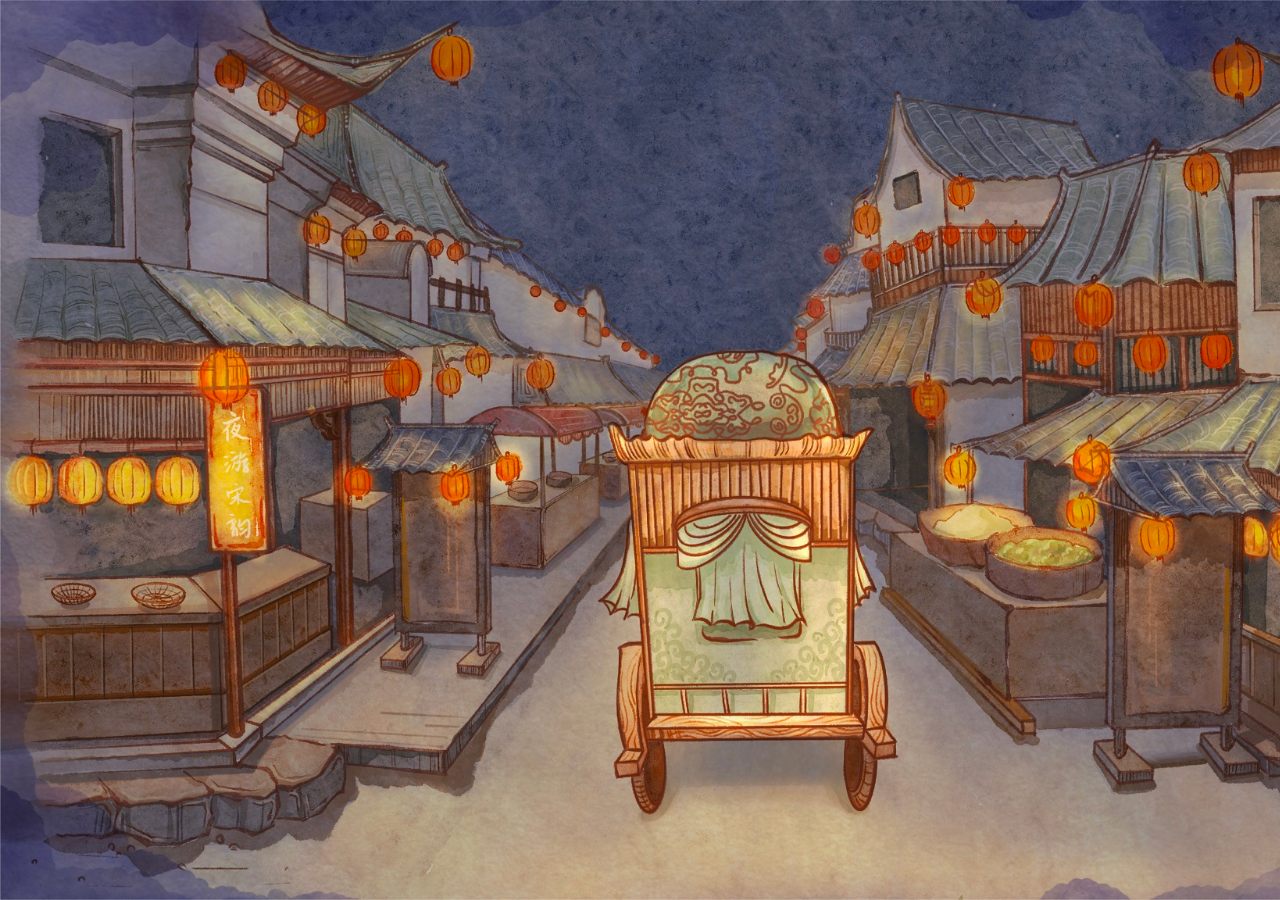
<file: 宋韵文化动画演示/end.html>
<!DOCTYPE html>
<html lang="en">
<head>
    <meta charset="UTF-8">
    <title>Title</title>
    <link rel="stylesheet" href="css/style.css">
    <script src="js/jquery-3.5.1.min.js"></script>

</head>
<body>
    <div class="pic pic1">
        <img src="images/e1.jpg">

    </div>
    <div class="pic pic2">
        <img src="images/e2.jpg">
    </div>
    <div class="pic pic3">
        <img src="images/e3.jpg">
    </div>
    <div class="pic pic4">
        <img src="images/e4.jpg">
    </div>
    <div class="pic pic5">
        <img src="images/e5.jpg">
    </div>
    <div class="pic pic6">
        <img src="images/e6.jpg">
    </div>

    <script>
        $('.pic1').click(function(){
            $('.pic1').fadeOut()
            $('.pic2').fadeIn()
        })
        $('.pic2').click(function(){
            $('.pic2').fadeOut()
            $('.pic3').fadeIn()
        })
        $('.pic3').click(function(){
            $('.pic3').fadeOut()
            $('.pic4').fadeIn()
        })
        $('.pic4').click(function(){
            $('.pic4').fadeOut()
            $('.pic5').fadeIn()
        })
        $('.pic5').click(function(){
            $('.pic5').fadeOut()
            $('.pic6').fadeIn()
        })
    </script>

</body>
</html>
</file>
<file: 宋韵文化动画演示/css/style.css>
*{
    margin: 0;
    padding: 0;
}
.pic{
    width: 100%;
    height: 100%;
    overflow: hidden;
    /*position: relative;*/
    display: block;
    position: absolute;
    text-align:center;
}
.pic img{
    width:auto;
    height: 100%;
}
.pic2{
    display: none;
}
.pic3{
    display: none;
}
.pic4{
    display: none;
}
.pic5{
    display: none;
}
.pic6{
    display: none;
}

.startbtn{
    position: absolute;
    right: 6%;
    bottom: -2%;
    width: 20%;
    height: 200px;
}
.startbtn img{
    width: 289px;
}
.main{
position: absolute;
    width: 100%;
    height: 100%;
    overflow-y: hidden;
}

.main img{
    height: 100%;
}
</file>
